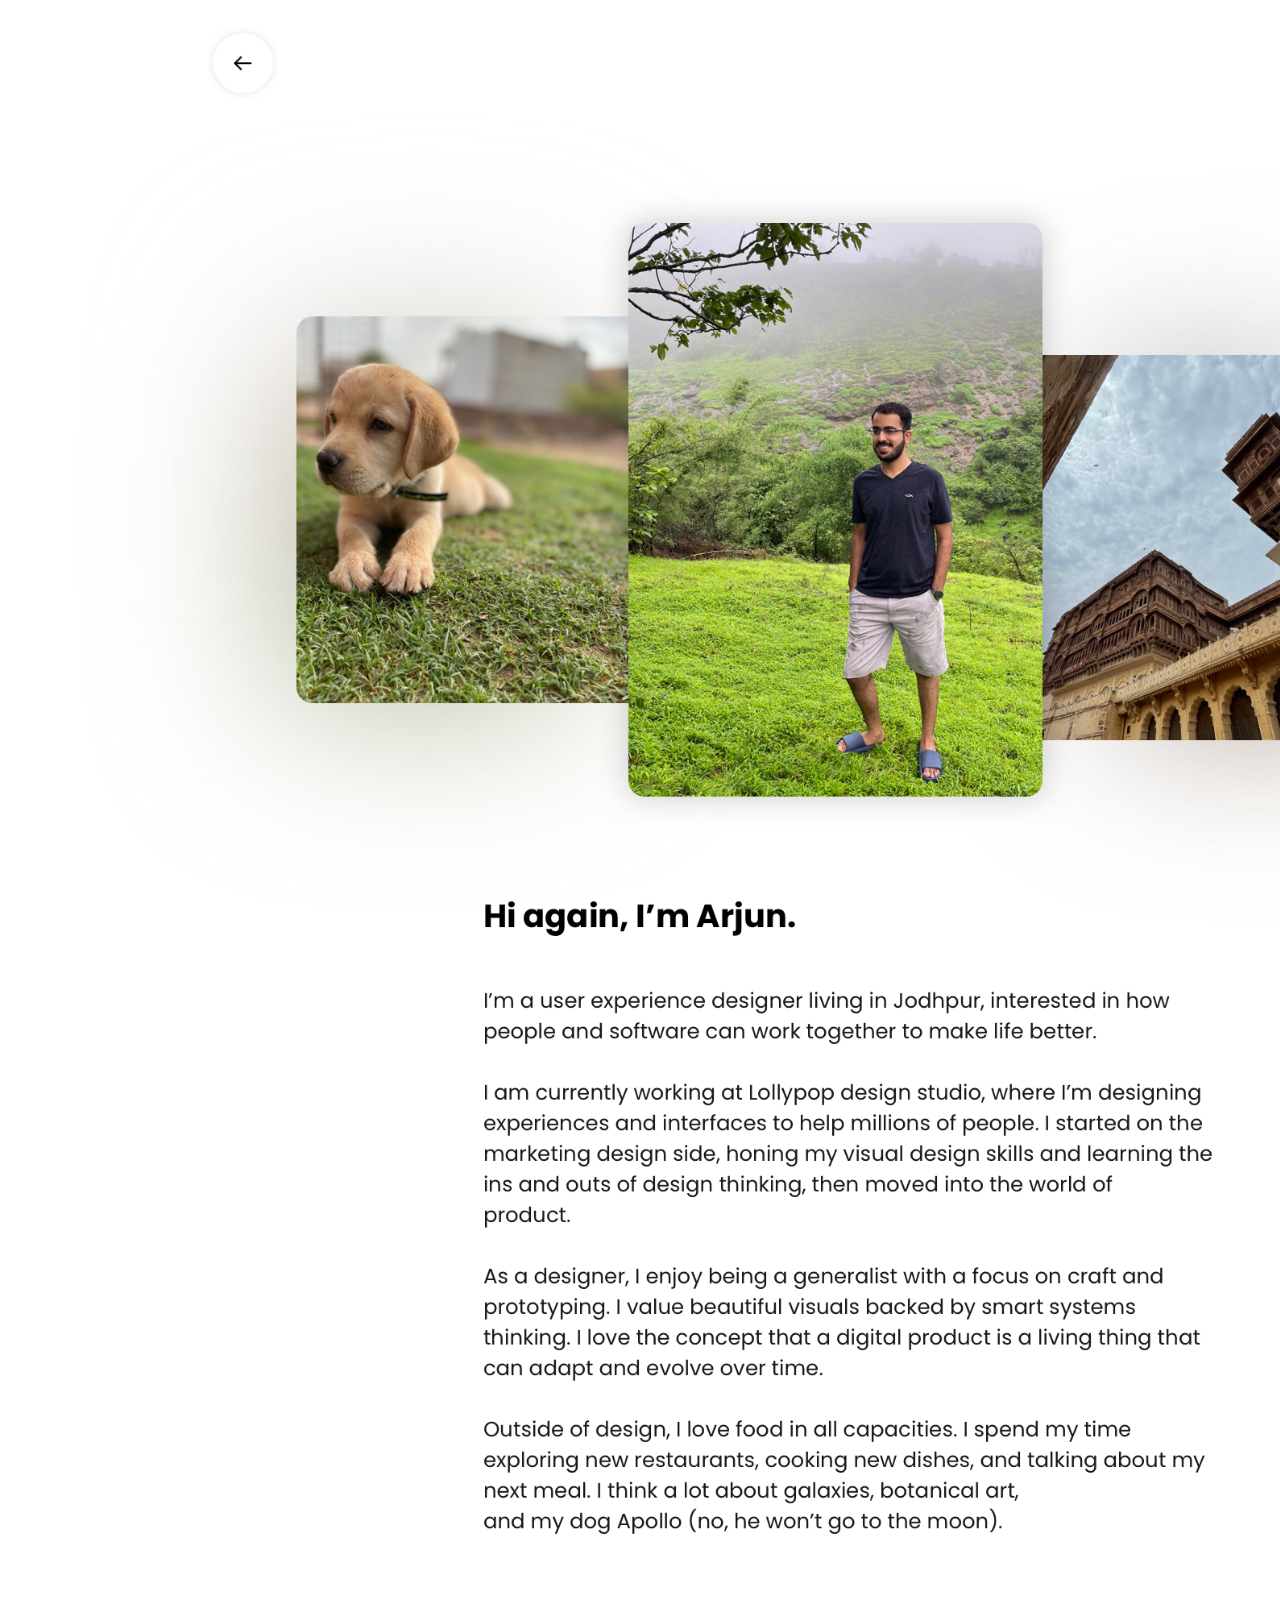
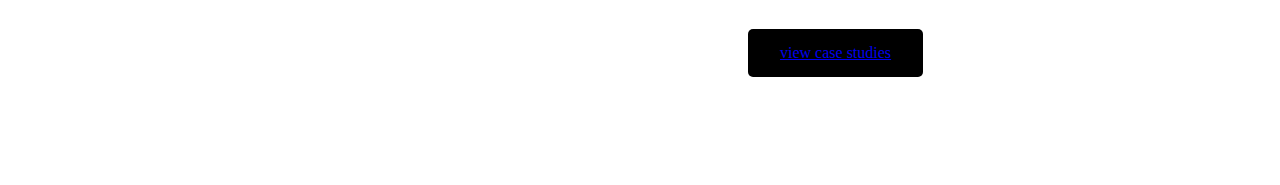
<file: aboutme.html>
<!DOCTYPE html>
<html >
  <head>
    <title>Portfolio</title>
      <meta charset="utf-8">
      <link rel="stylesheet" href="style.css">
      </head>

       <body>


         <a href="index.html"><img src="back.png" style="width:70px;height:70px;padding-left: 200px;padding-top: 20px;margin: 0;"></a>
         <img src="aboutme.png" class="aboutmepage" style="width:1650px;height:1473px;">

         <button class="viewbutton"
          style="background-color: black;
          border: none;
          color: #ffffff;
          padding: 15px 32px;
          text-align: center;
          display: inline-block;
          font-size: 16px;
          margin: 4px 2px;
          cursor: pointer;
          border-radius: 5px;
          font-family: Poppins;
          margin-top: 50px;
          margin-left: 740px;
          margin-bottom: 100px;">
          <a href="index.html">view case studies</a>
         </button>
       </body>

       </html>
</file>
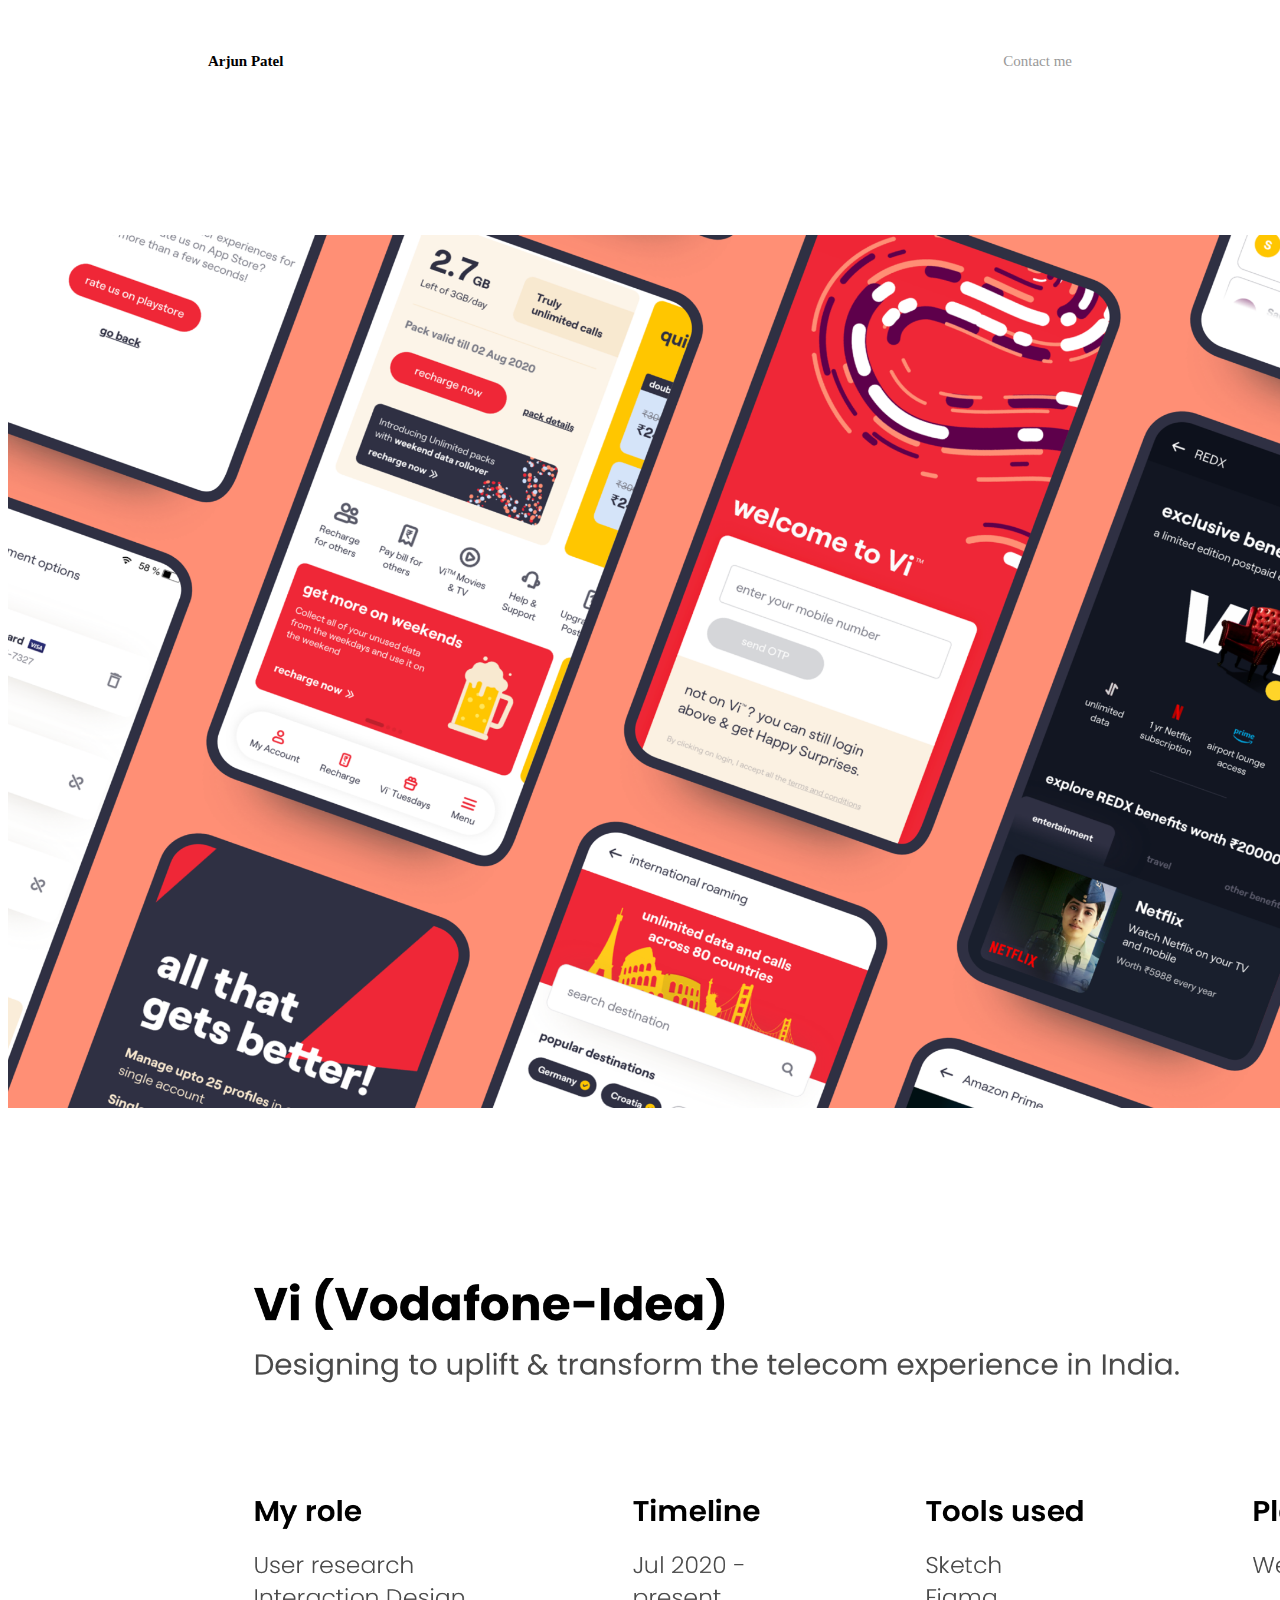
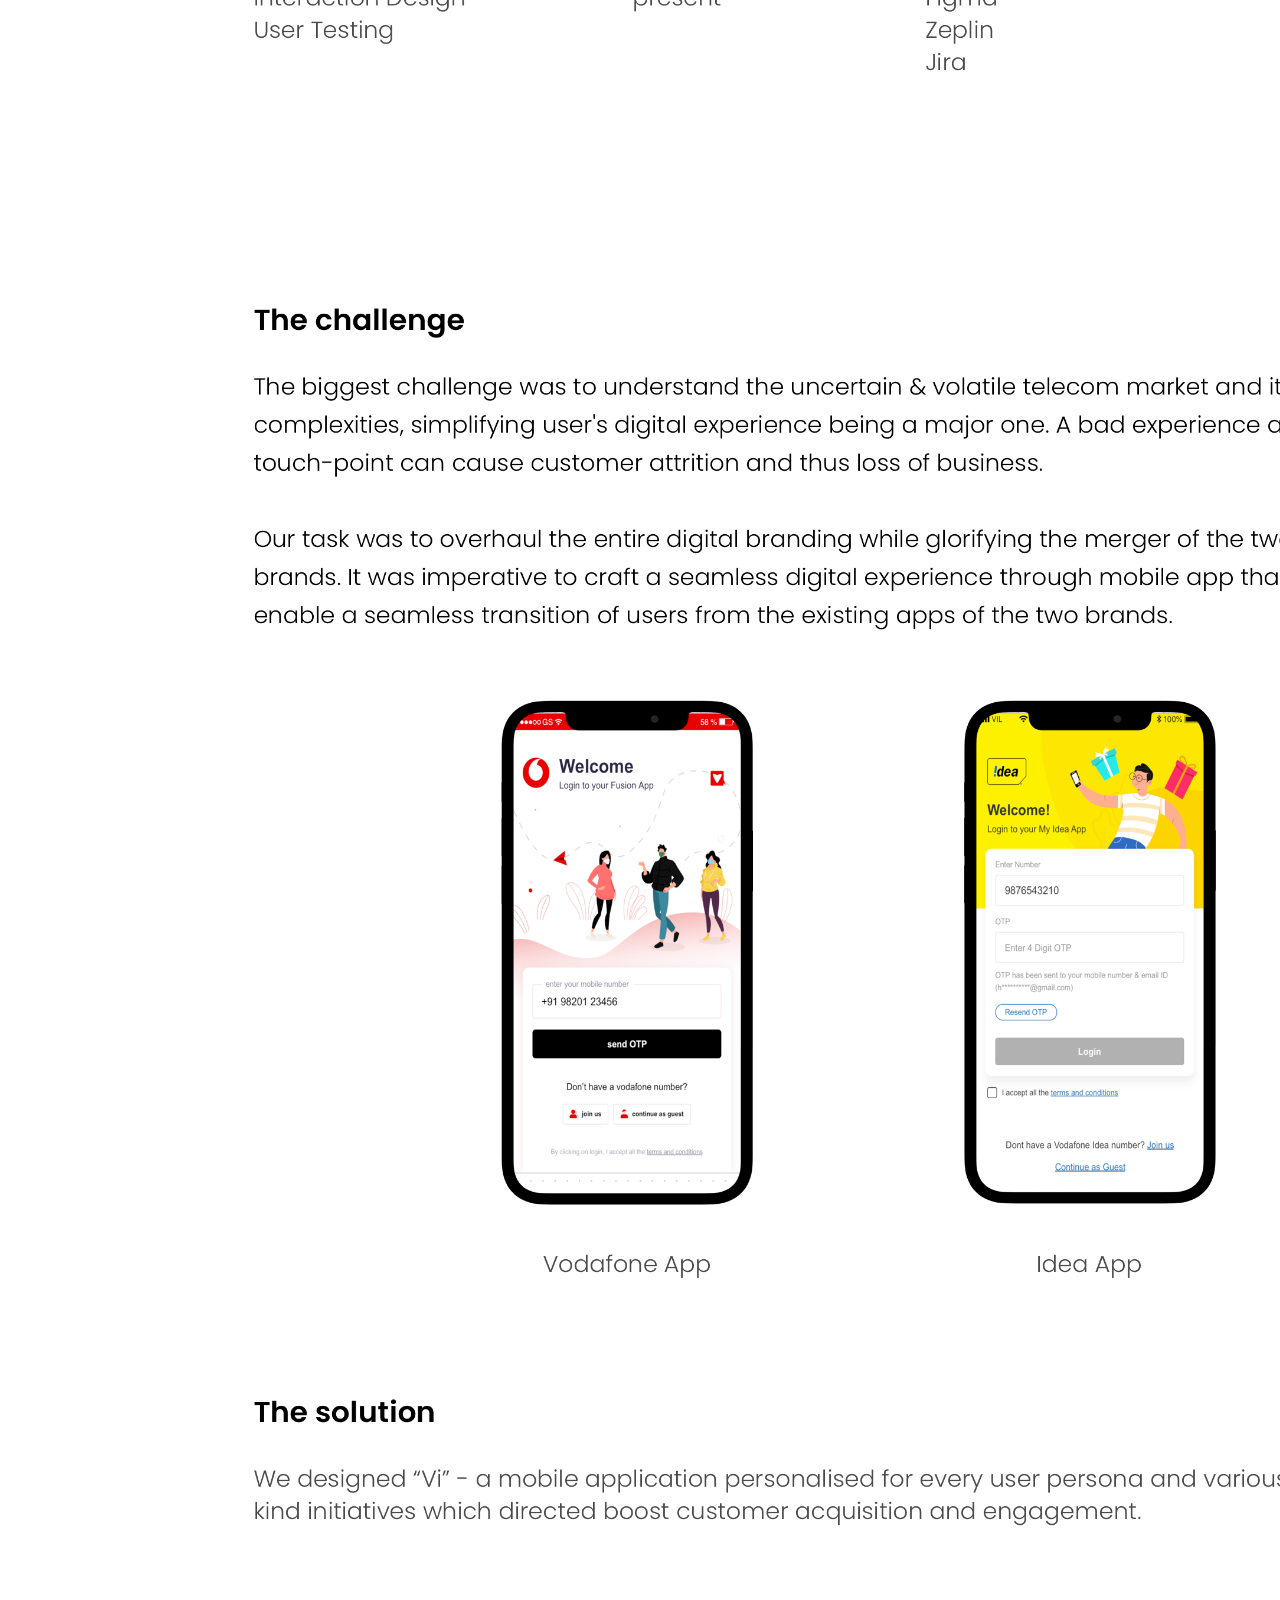
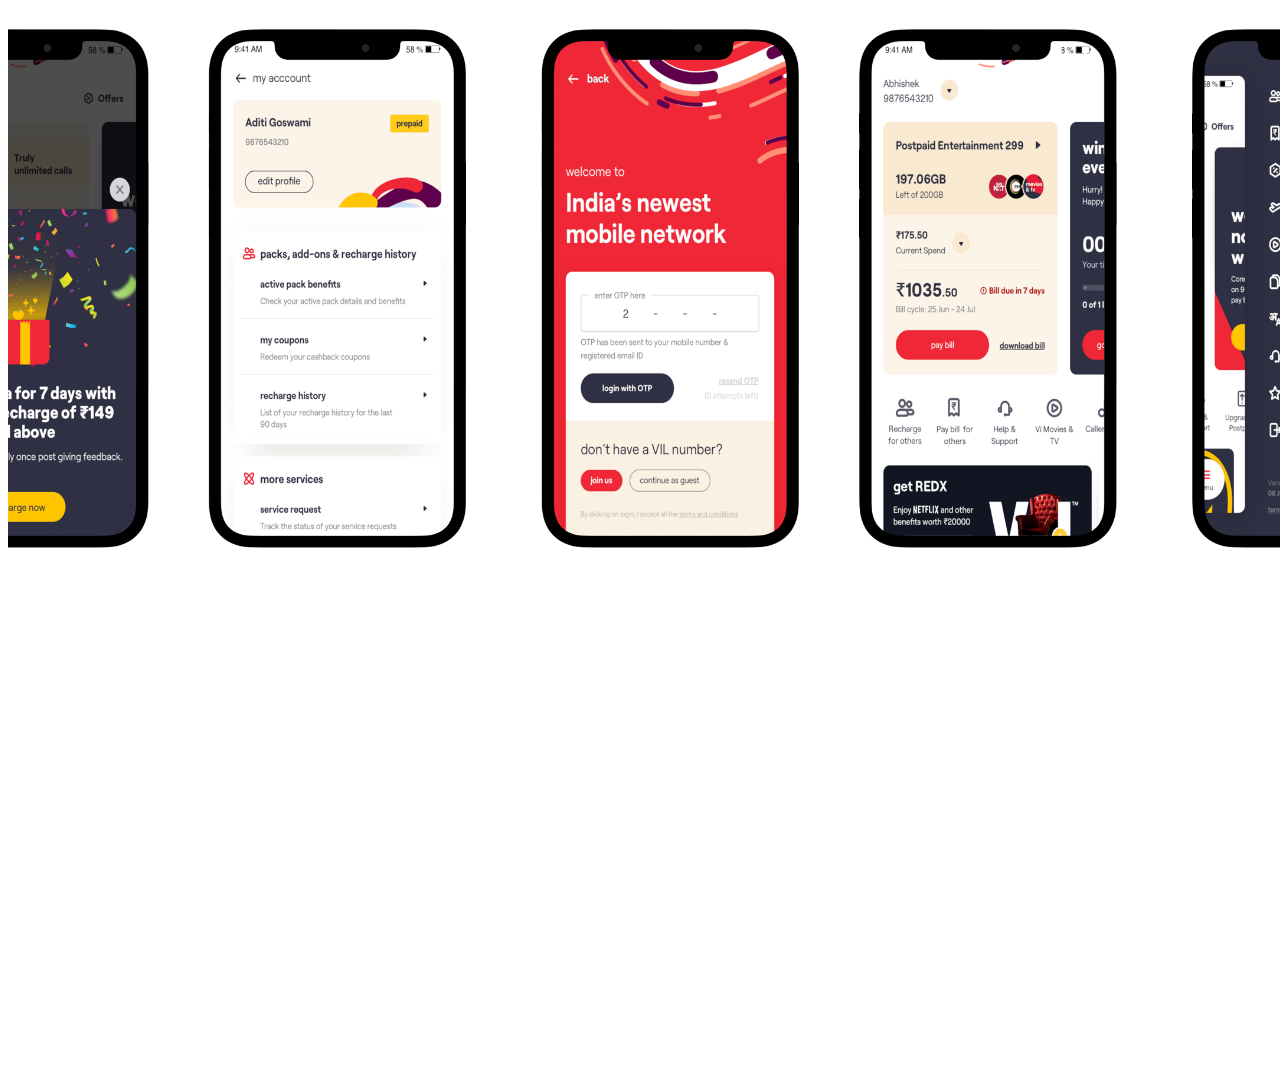
<file: project1.html>
<!DOCTYPE html>
<html >
<title>Portfolio</title>
  <meta charset="utf-8">
  <link rel="stylesheet" href="project1.css">
  <head>
  </head>

       <body>

         <!--navigation menu items-->
         <p class="navitem1"><a class="backindex" href="index.html" >Arjun Patel</a></p>
         <p class="navitem2">Contact me</p>

        <img class="project1image" src="project1image.png"


       </body>

       </html>
</file>
<file: style.css>
img.face{
  float: left;
  padding-left: 200px;
  padding-top: 20px;
  width: 70px;
  height: 70px;
  margin: 0;
}

p.navitem2{
  float: right;
  padding-right: 200px;
  padding-top: 45px;
  text-align: right;
  color: #999999;
  font-size: 15px;
  font-family: Poppins;
  font-weight: 400;
  margin: 0;
}

h1.header{
  padding-top: 350px;
  padding-left: 0px;
  text-align: center;
  color: #061b2c;
  font-size: 70px;
  font-family: Poppins;
  font-weight: 800px;
  margin: 0px;
}

p.header-content{
  padding-left: 0px;
  padding-top: 10px;
  text-align: center;
  color: #4a4a4a;
  font-size: 25px;
  font-family: Poppins;
  font-weight: 400;
  margin: 0;
}

a:visited {
  color: #4a4a4a;
  background-color: transparent;
  text-decoration: none;
}

a:hover{
  color: black;
  background-color: transparent;
  text-decoration: none;
}

img.image1{
  width:900px;
  height:750px;
  margin-top: 350px;
  margin-left: 45px;
  float: left;
  margin-bottom: 350px;
}

p.project1-header{
  float: left;
  margin-top: 500px;
  margin-left: 0px;
  font-family: Poppins;
  font-weight: 600;
  font-size: 30px;
}

p.project1-content{
  float: right;
  margin-top: 0px;
  margin-right: 210px;
  font-family: Poppins;
  font-weight: 400;
  font-size: 20px;
  float: left;
  color: gray;
}

button.button1{
    background-color: black;
    border: none;
    color: white;
    padding: 15px 32px;
    text-align: center;
    text-decoration: none;
    display: inline-block;
    font-size: 15px;
    margin: 4px 2px;
    cursor: pointer;
    border-radius: 5px;
    font-family: Poppins;
    margin-top: 60px;
    float: left;
}

button.button1:hover {
  background-color: gray;
  color: white;
}

a.button1page{
  text-decoration: none;
  color: white;
}

img.image2{
  width:900px;
  height:750px;
  margin-top: 0px;
  margin-left: 45px;
  float: left;
  margin-bottom: 350px;
}

p.project2-header{
  float: left;
  margin-top: 150px;
  margin-right: 464px;
  font-family: Poppins;
  font-weight: 600;
  font-size: 30px;
}

p.project2-content{
  float: left;
  margin-top: 0px;
  margin-right: 210px;
  font-family: Poppins;
  font-weight: 400;
  font-size: 20px;
  float: left;
  color: gray;
}

button.button2{
    background-color: black;
    border: none;
    color: white;
    padding: 15px 32px;
    text-align: center;
    text-decoration: none;
    display: inline-block;
    font-size: 15px;
    margin: 4px 2px;
    cursor: pointer;
    border-radius: 5px;
    font-family: Poppins;
    float: left;
    margin-top: 60px;
}

button.button2:hover {
  background-color: gray;
  color: white;
}

img.image3{
  width:900px;
  height:750px;
  margin-top: 0px;
  margin-left: 45px;
  float: left;
  margin-bottom: 350px;
}

p.project3-header{
  float: left;
  margin-top: 150px;
  margin-right: 464px;
  font-family: Poppins;
  font-weight: 600;
  font-size: 30px;
}

p.project3-content{
  float: left;
  margin-top: 0px;
  margin-right: 210px;
  font-family: Poppins;
  font-weight: 400;
  font-size: 20px;
  float: left;
  color: gray;
}

button.button3{
    background-color: black;
    border: none;
    color: white;
    padding: 15px 32px;
    text-align: center;
    text-decoration: none;
    display: inline-block;
    font-size: 15px;
    margin: 4px 2px;
    cursor: pointer;
    border-radius: 5px;
    font-family: Poppins;
    float: left;
    margin-top: 60px;
}

button.button3:hover {
  background-color: gray;
  color: white;
}

img.image4{
  width:900px;
  height:750px;
  margin-top: 0px;
  margin-left: 45px;
  float: left;
  margin-bottom: 350px;
}

p.project4-header{
  float: left;
  margin-top: 150px;
  margin-right: 464px;
  font-family: Poppins;
  font-weight: 600;
  font-size: 30px;
}

p.project4-content{
  float: left;
  margin-top: 0px;
  margin-right: 210px;
  font-family: Poppins;
  font-weight: 400;
  font-size: 20px;
  float: left;
  color: gray;
}

button.button4{
    background-color: black;
    border: none;
    color: white;
    padding: 15px 32px;
    text-align: center;
    text-decoration: none;
    display: inline-block;
    font-size: 15px;
    margin: 4px 2px;
    cursor: pointer;
    border-radius: 5px;
    font-family: Poppins;
    float: left;
    margin-top: 60px;
}

button.button4:hover {
  background-color: gray;
  color: white;
}

img.image5{
  width:900px;
  height:750px;
  margin-top: 0px;
  margin-left: 45px;
  float: left;
  margin-bottom: 0px;
}

p.project5-header{
  float: left;
  margin-top: 150px;
  margin-right: 464px;
  font-family: Poppins;
  font-weight: 600;
  font-size: 30px;
}

p.project5-content{
  float: left;
  margin-top: 0px;
  margin-right: 210px;
  font-family: Poppins;
  font-weight: 400;
  font-size: 20px;
  float: left;
  color: gray;
}

button.button5{
    background-color: black;
    border: none;
    color: white;
    padding: 15px 32px;
    text-align: center;
    text-decoration: none;
    display: inline-block;
    font-size: 15px;
    margin: 4px 2px;
    cursor: pointer;
    border-radius: 5px;
    font-family: Poppins;
    float: left;
    margin-top: 60px;
}

button.button5:hover {
  background-color: gray;
  color: white;
}

h2.blog-header{
  margin-top: 5700px;
  font-family: Poppins;
  margin-bottom:0px;
  text-align: center;
  color: black;
  font-size: 35px;
  font-family: Poppins;
  font-weight: 600;
}

p.blog1-header{
  font-family: Poppins;
  margin-bottom: 40px;
  text-align: center;
  color: #4a4a4a;
  font-size: 25px;
  font-family: Poppins;
  font-weight: 400;
}

img.blog1image{
  width:457px;
  height:429px;
  margin-top: 20px;
  margin-left: 80px;
  margin-bottom: 50px;
  float: left;
}

img.blog2image{
  width:457px;
  height:429px;
  margin-top: 20px;
  margin-left: 70px;
  margin-bottom: 50px;
  float: left;
}

img.blog3image{
  width:457px;
  height:429px;
  margin-top: 20px;
  margin-left: 70px;
  margin-bottom: 50px;
}

p.copyright{
  margin-top:100px;
  text-align: center;
  font-size:16px;
  font-family: Poppins;
  color: #aaaaaa;
  margin-bottom:50px;
}
</file>
<file: project1.css>
p.navitem1{
  float: left;
  padding-left: 200px;
  padding-top: 45px;
  text-align: left;
  color: black;
  font-size: 15px;
  font-family: Poppins;
  font-weight: 600;
  margin: 0;
}

a.backindex{
  text-decoration: none;
  color: black;
}

p.navitem2{
  float: right;
  padding-right: 200px;
  padding-top: 45px;
  text-align: right;
  color: #999999;
  font-size: 15px;
  font-family: Poppins;
  font-weight: 400;
  margin: 0;
}

img.project1image{
  width:1700px;
  height:4200px;
  margin-top: 0px;
}
</file>
